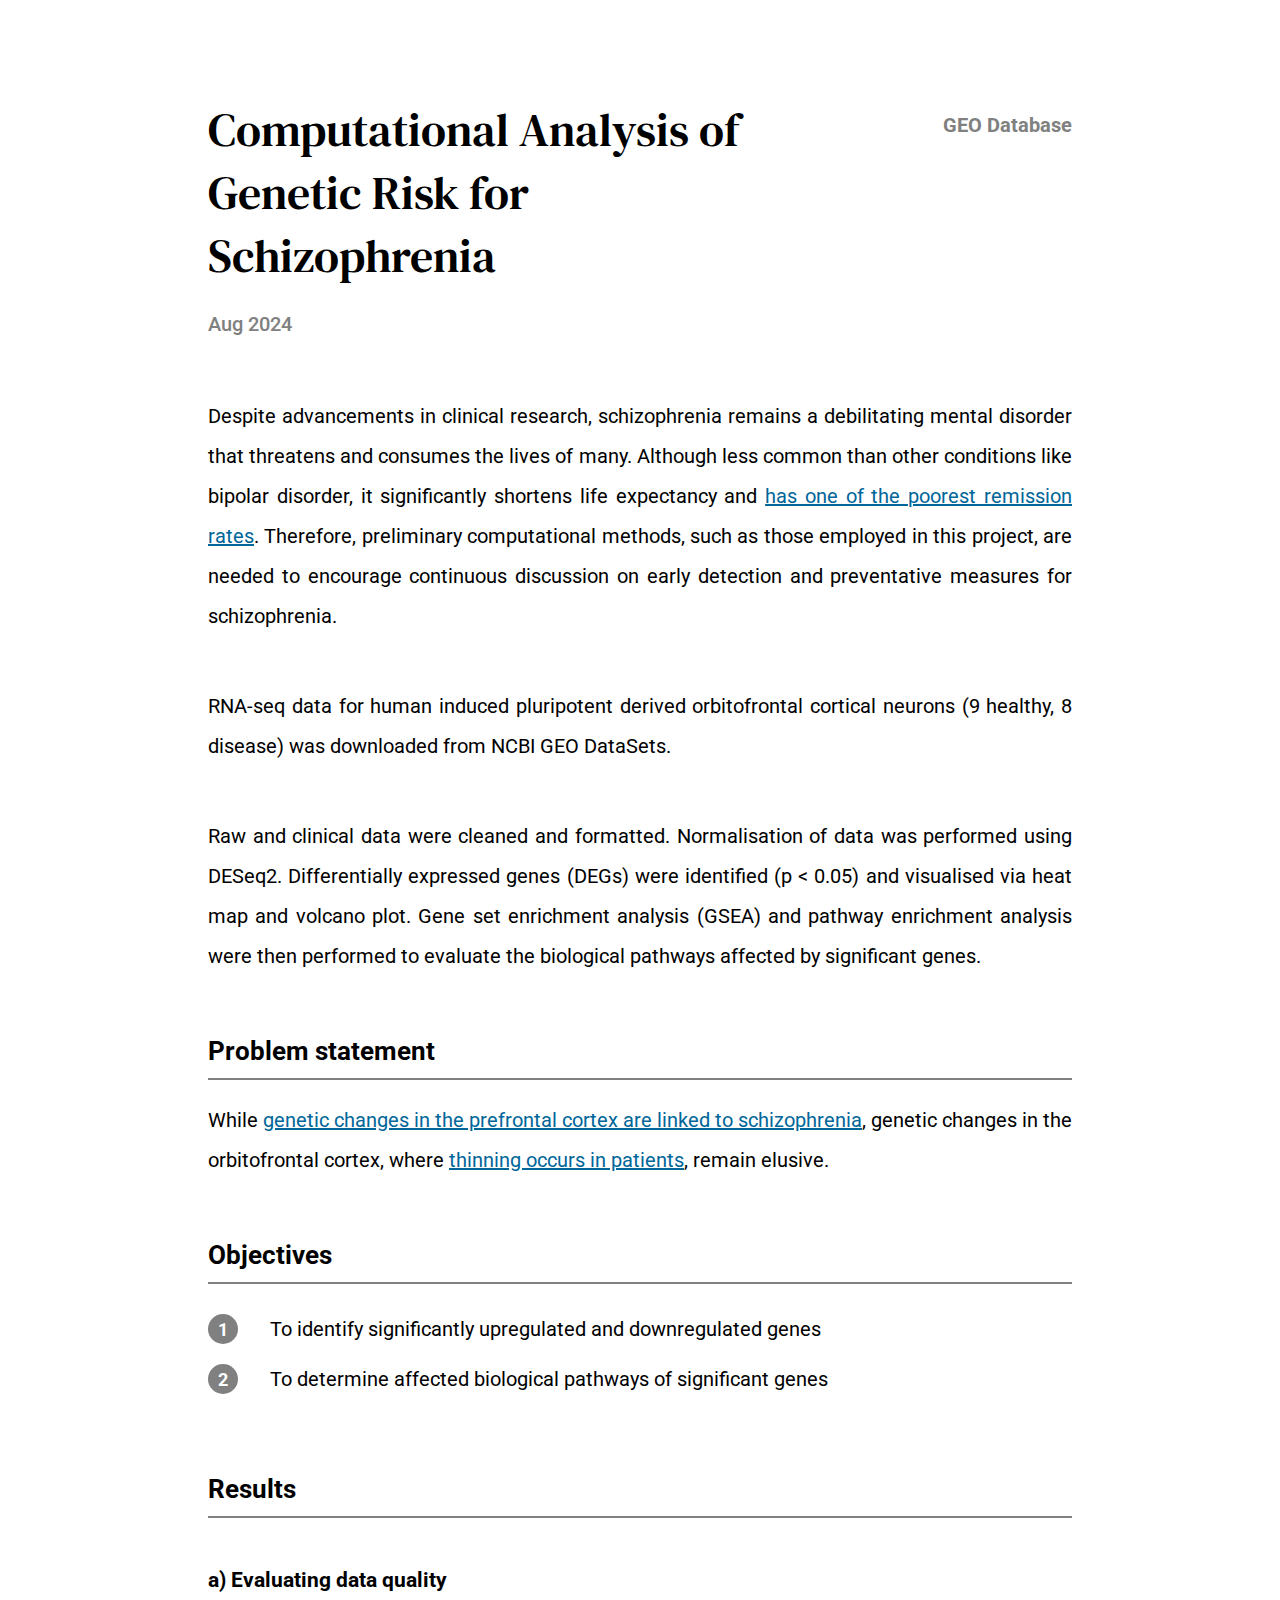
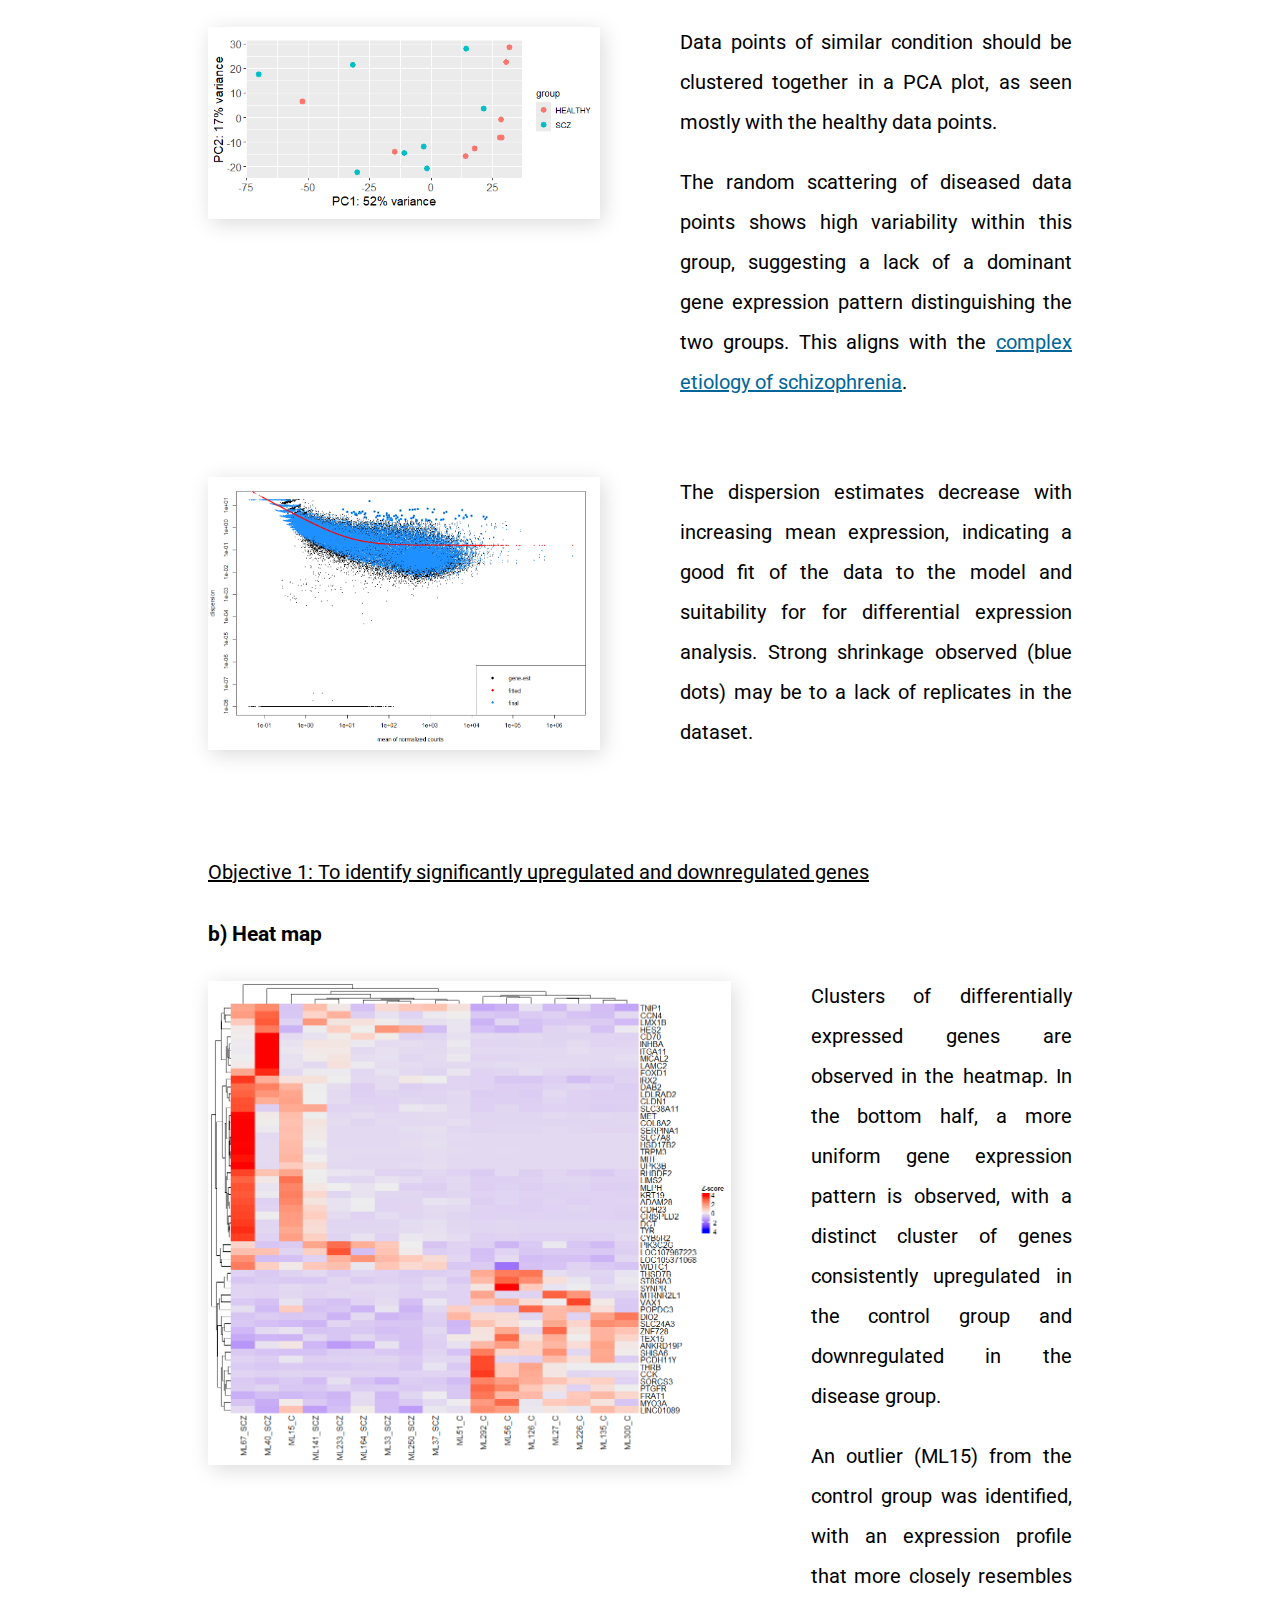
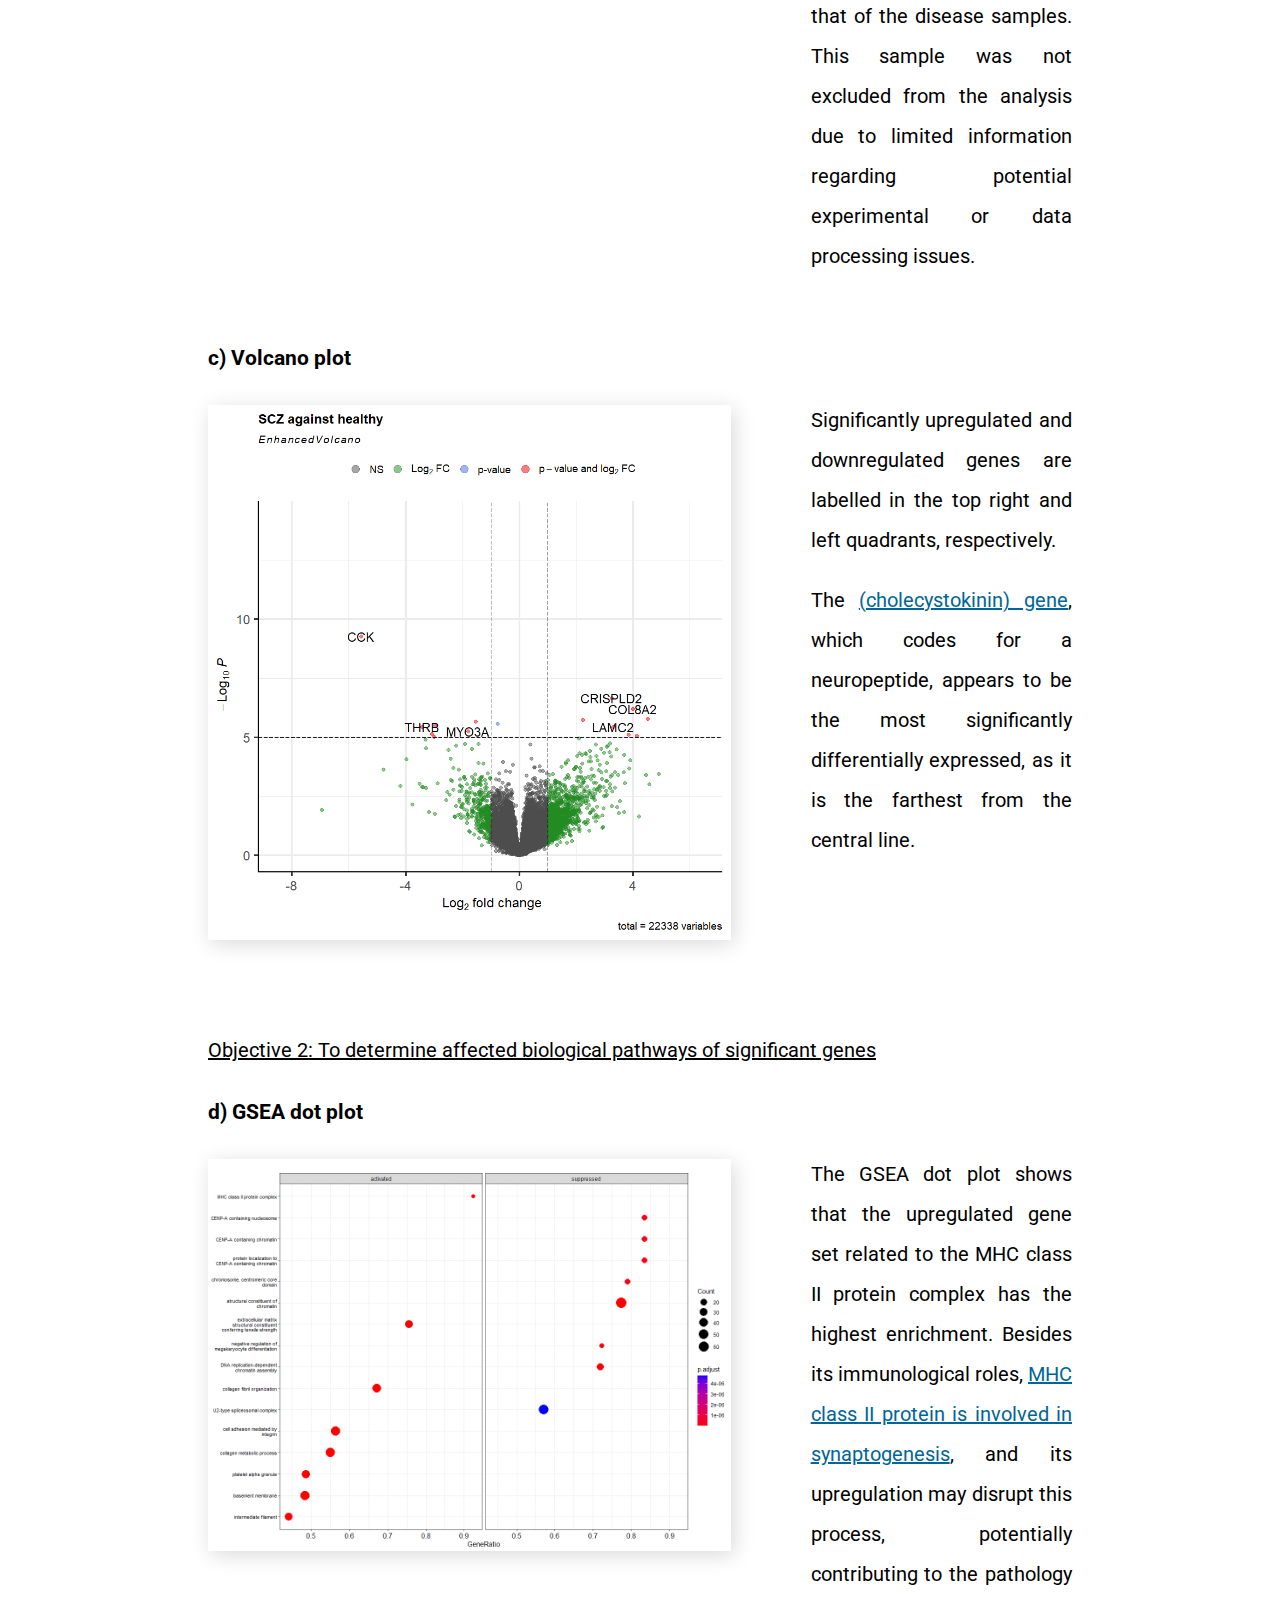
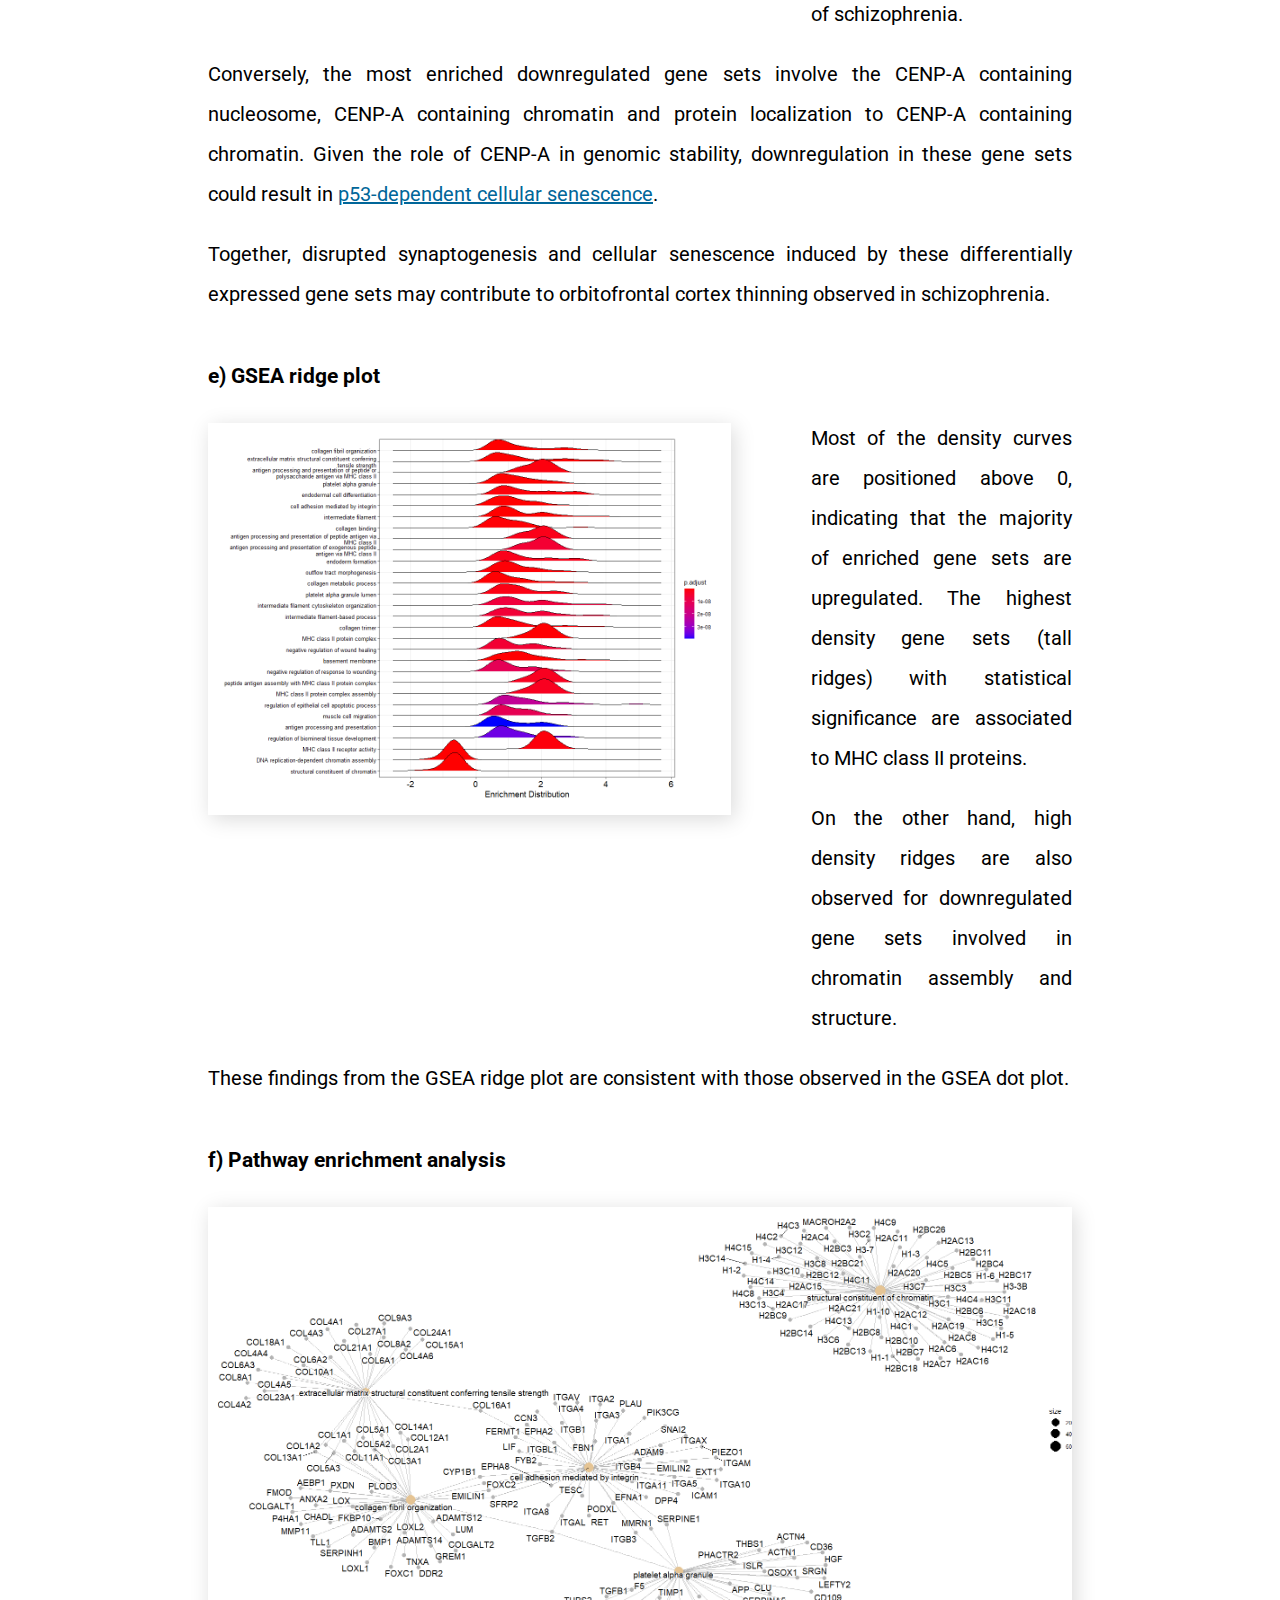
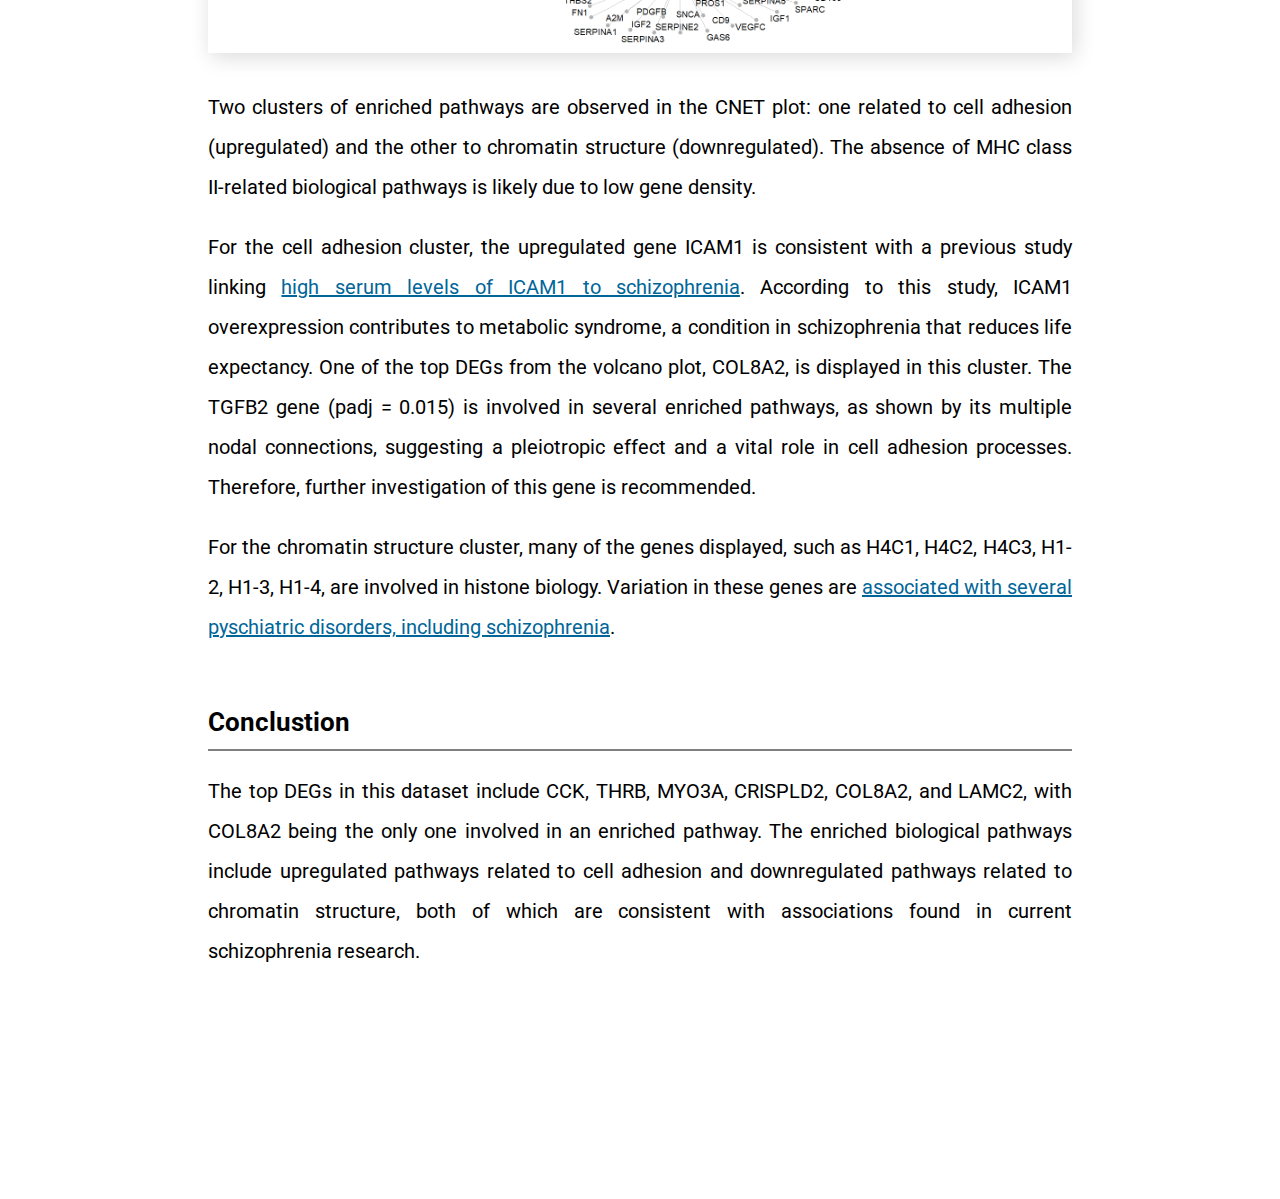
<file: project.html>
<!DOCTYPE html>
<html>
    <head>
        <title>Ching Yi</title>

        <link rel = "stylesheet" href = "https://fonts.googleapis.com/css2?family=DM+Serif+Text:ital@0;1&display=swap">

        <link rel = "stylesheet" href = "https://fonts.googleapis.com/css2?family=Roboto:ital,wght@0,100;0,300;0,400;0,500;0,700;0,900;1,100;1,300;1,400;1,500;1,700;1,900&display=swap">
        
        <link rel = "stylesheet" href = "styles/general.css">

        <link rel = "stylesheet" href = "styles/content.css">

        <style>         
            
        </style>
    </head>


    <body>
        
        <div class = "title-container">
            <div class = "title">Computational Analysis of Genetic Risk for Schizophrenia</div>
            <div class = "data-source-container">
                <div class = "data-source">
                    <a href = "https://www.ncbi.nlm.nih.gov/geo/query/acc.cgi?acc=GSE164376" target = "_blank">
                        GEO Database
                    </a>
                </div>
        
            </div>
        </div>

        <div class = "date">
            Aug 2024
        </div>

        <div>
            <p>
                Despite advancements in clinical research, schizophrenia remains a debilitating mental disorder that threatens and consumes the lives of many. Although less common than other conditions like bipolar disorder, it significantly shortens life expectancy and 
                <span class = "references">
                    <a href =  "https://doi.org/10.1192/apt.bp.108.006411" target = "_blank">
                        has one of the poorest remission rates</a></span>. 
                Therefore, preliminary computational methods, such as those employed in this project, are needed to encourage continuous discussion on early detection and preventative measures for schizophrenia.
            </p>
        </div>

        <div class = "method">
            <p>
                RNA-seq data for human induced pluripotent derived orbitofrontal cortical neurons (9 healthy, 8 disease) was downloaded from NCBI GEO DataSets.
            </p>
        </div>

        <div class = "method">
            <p>
                Raw and clinical data were cleaned and formatted. Normalisation of data was performed using DESeq2. Differentially expressed genes (DEGs) were identified (p < 0.05) and visualised via heat map and volcano plot. Gene set enrichment analysis (GSEA) and pathway enrichment analysis were then performed to evaluate the biological pathways affected by significant genes.
            </p>
        </div>

        <div class = "subheading">
            Problem statement
        </div>

        <div>
            <p>
                While 
                <span class = "references">
                    <a href = "https://doi.org/10.3325%2Fcmj.2023.64.110" target = "_blank">
                        genetic changes in the prefrontal cortex are linked to schizophrenia</a></span>,
                 genetic changes in the orbitofrontal cortex, where 
                <span class = "references">
                    <a href = "https://doi.org/10.1016/j.pscychresns.2020.111100" target = "_blank"> 
                        thinning occurs in patients</a></span>,
                 remain elusive.
            </p>
        </div>
        
        <div class = "subheading">
            Objectives
        </div>

        <div class = "objective-grid-container">
            <div class = "bullet-point-container">
                <div class = "objective-numbers">
                    1
                </div>
                <div class = "objective-numbers">
                    2
                </div>
            </div>
            <div class = "objective-points-container">
                <div class = "objective-points">
                    To identify significantly upregulated and downregulated genes 
                </div>
                <div class = "objective-points">
                    To determine affected biological pathways of significant genes
                </div>
            </div>
        </div>

        <div class = "subheading">
            Results
        </div>

        <div class = "subheading2">
            a&#41; Evaluating data quality
        </div>

        <div class = "content-container">
            <div class = "dataquality-content">
                <div>
                    <img class = "figures" src = "graphs/pca plot.png">
                </div>
                <div>
                    <p style = "margin-top: 0px;">
                        Data points of similar condition should be clustered together in a PCA plot, as seen mostly with the healthy data points. 
                    </p>
                    <p>
                        The random scattering of diseased data points shows high variability within this group, suggesting a lack of a dominant gene expression pattern distinguishing the two groups. This aligns with the 
                        <span class = "references"><a href = "https://www.ncbi.nlm.nih.gov/books/NBK539864/" target = "_blank">complex etiology of schizophrenia</a></span>.
                    </p>
                </div>
            </div>
            <div class = "dataquality-content">
                <img class = "figures" src = "graphs/dispersion estimates.png">
                <p style = "margin-top: 0px">
                    The dispersion estimates decrease with increasing mean expression, indicating a good fit of the data to the model and suitability for for differential expression analysis. Strong shrinkage observed (blue dots)  may be to a lack of replicates in the dataset.
                </p>
            </div>
        </div>

        <div style = "margin-top: 80px; text-decoration: underline;">
            <p>
                Objective 1&#58; To identify significantly upregulated and downregulated genes 
            </p>
        </div>

        <div class = "subheading2" style = "margin-top: 30px;">
            b&#41; Heat map
        </div>

        <div class = "content-container">
            <div class = "deg-content">
                <img class = "figures" src = "graphs/heatmap.png">
                <div>
                    <p style = "margin-top: 0px;">
                        Clusters of differentially expressed genes are observed in the heatmap. In the bottom half, a more uniform gene expression pattern is observed, with a distinct cluster of genes consistently upregulated in the control group and downregulated in the disease group.
                    </p>
                    <p>
                        An outlier (ML15) from the control group was identified, with an expression profile that more closely resembles that of the disease samples. This sample was not excluded from the analysis due to limited information regarding potential experimental or data processing issues.
                    </p>
                </div>
            </div>

        </div>

        <div class = "subheading2">
            c&#41; Volcano plot
        </div>

        <div class = "content-container">
            <div class = "deg-content">
                <img class = "figures" src = "graphs/volcano_plot_padj.png">
                <div>
                    <p style = "margin-top: 0px;">
                        Significantly upregulated and downregulated genes are labelled in the top right and left quadrants, respectively. 
                    </p>
                    <p>
                        The 
                        <span class = "references"><a href = "https://www.sciencedirect.com/topics/medicine-and-dentistry/cholecystokinin" target = "_blank">(cholecystokinin) gene</a></span>,
                         which codes for a neuropeptide,  appears to be the most significantly differentially expressed, as it is the farthest from the central line.
                    </p>
                </div>
            </div>
        </div>
        
        <div style = "margin-top: 80px; text-decoration: underline;">
            <p>
                Objective 2&#58; To determine affected biological pathways of significant genes
            </p>
        </div>

        <div class = "subheading2" style = "margin-top: 30px;">
            d&#41; GSEA dot plot
        </div>

        <div class = "content-container">
            <div class = "deg-content">
                <img class = "figures" src = "graphs/enrichment analysis dotplot.png">
                <div>
                    <p style = "margin-top: 0px; margin-bottom: 0px;">
                        The GSEA dot plot shows that the upregulated gene set related to the MHC class II protein complex has the highest enrichment. Besides its immunological roles, 
                        <span class = "references"><a href = "https://doi.org/10.4172%2F2155-9899.1000479" target = "_blank">MHC class II protein is involved in synaptogenesis</a></span>,
                          and its upregulation may disrupt this process, potentially contributing to the pathology of schizophrenia.
                    </p>
                </div>
            </div>
        </div>

        <div>
            <p>
                Conversely, the most enriched downregulated gene sets involve the CENP-A containing nucleosome, CENP-A containing chromatin and protein localization to CENP-A containing chromatin. Given the role of CENP-A in genomic stability, downregulation in these gene sets could result in 
                <span class = "references"><a href = "https://doi.org/10.1128%2FMCB.01318-09" target = "_blank">p53-dependent cellular senescence</a></span>.
            </p>
            <p>
                Together, disrupted synaptogenesis and cellular senescence induced by these differentially expressed gene sets may contribute to orbitofrontal cortex thinning observed in schizophrenia.
            </p>
        </div>

        <div class = "subheading2">
            e&#41; GSEA ridge plot
        </div>

        <div class = "content-container">
            <div class = "deg-content">
                <img class = "figures" src = "graphs/enrichment analysis ridge plot.png">
                <div>
                    <p style = "margin-top: 0px;">
                        Most of the density curves are positioned above 0, indicating that the majority of enriched gene sets are upregulated. The highest density gene sets (tall ridges) with statistical significance are associated to MHC class II proteins.
                    </p>
                    <p style = "margin-bottom: 0px;">
                        On the other hand, high density ridges are also observed for downregulated gene sets involved in chromatin assembly and structure.
                    </p>
                </div>
            </div>
        </div>

        <div>
            <p>
                These findings from the GSEA ridge plot are consistent with those observed in the GSEA dot plot.
            </p>
        </div>

        <div class = "subheading2">
            f&#41; Pathway enrichment analysis
        </div>

        <div>
            <img class = "figures" src = "graphs/pathway analysis cnet.png">
            <p>
                Two clusters of enriched pathways are observed in the CNET plot: one related to cell adhesion (upregulated) and the other to chromatin structure (downregulated). The absence of MHC class II-related biological pathways is likely due to low gene density.
            </p>
            <p>
                For the cell adhesion cluster, the upregulated gene ICAM1 is consistent with a previous study linking 
                <span class = "references"><a href = "https://doi.org/10.3390%2Fmetabo13030376" target = "_blank">high serum levels of ICAM1 to schizophrenia</a></span>. 
                According to this study, ICAM1 overexpression contributes to metabolic syndrome, a condition in schizophrenia that reduces life expectancy. One of the top DEGs from the volcano plot, COL8A2, is displayed in this cluster. The TGFB2 gene (padj = 0.015) is involved in several enriched pathways, as shown by its multiple nodal connections, suggesting a pleiotropic effect and a vital role in cell adhesion processes. Therefore, further investigation of this gene is recommended.
            </p>
            <p>
                For the chromatin structure cluster, many of the genes displayed, such as H4C1, H4C2, H4C3, H1-2, H1-3, H1-4, are involved in histone biology. Variation in these genes are 
                <span class = "references"><a href = "https://doi.org/10.1038/s41398-022-02037-2" target = "_blank">associated with several pyschiatric disorders, including schizophrenia</a></span>.
            </p>
        </div>

        <div class = "subheading">
            Conclustion
        </div>

        <div>
            <p>
                The top DEGs in this dataset include CCK, THRB, MYO3A, CRISPLD2, COL8A2, and LAMC2, with COL8A2 being the only one involved in an enriched pathway. The enriched biological pathways include upregulated pathways related to cell adhesion and downregulated pathways related to chromatin structure, both of which are consistent with associations found in current schizophrenia research.  
            </p>
        </div>
    </body>
</html>
</file>
<file: styles/general.css>
body {
    padding: 90px 200px 200px 200px;
}

@media (max-width: 1200px) {
    body {
        padding: 60px 50px 200px 50px;
    }
}

@media (max-width: 480px) {
    body {
        padding: 30px 20px 100px 20px;
    }
}

p {
    font-family: "Roboto";
    line-height: 2;
    font-size: 20px;
    text-align: justify;
}
</file>
<file: styles/content.css>
@keyframes move {
    0% {
        transform: translate(0, 0) scale(1) rotate(0deg);
    }
    25% {
        transform: translate(50px, 0) scale(1.05) rotate(15deg);
    }
    50% {
        transform: translate(50px, 50px) scale(1.2) rotate(10deg);
    }
    75% {
        transform: translate(0, 50px) scale(1) rotate(5deg);
    }
    100% {
        transform: translate(0, 0) scale(1) rotate(0deg);
    }
}

.section-hero {
    position: relative;
    z-index: 1;
}

.wiggly-line {
    position: fixed;
    width: 12vw;
    height: auto;
    z-index: -1;
    pointer-events: none;
    animation: move 10s ease-in-out infinite alternate;
}

#line1 {
    top: 5vw;
    margin-left: -15vw;
    width: 16vw;
    animation-delay: 0s;
}

#line2 {
    margin-top: -18vw;
    left: 55%;
    width: 17vw;
    animation-delay: 2s;
}

#line3 {
    top: 6vw;
    right: 0;
    margin-right: -16vw;
    animation-delay: 4s;
}

.title-container {
    display: grid; 
    grid-template-columns: 3fr 190px;
}

@media (max-width: 800px) {
    .title-container {
        grid-template-columns: 1fr;
        gap: 30px;
    }
}

.title {
    font-family: "DM Serif Text";
    font-size: 46px;
    padding-right: 60px;
}

.data-source-container {
    display: grid;
}

.data-source a {
    margin-top: 15px;
    font-family: "Roboto";
    font-size: 20px;
    font-weight: 700;
    align-self: top;
    display:flex;
    justify-content: right;
    color: grey;
    cursor: pointer;
    opacity: 1;
    text-decoration: none;
}

.data-source a:hover {
    color: black;
    transition: color 0.15s;
}

.data-source a:active {
    opacity: 0.5;
    transition: opacity 0.15s;
}

.date {
    display: block; 
    margin-top: 25px; 
    margin-bottom: 60px;
    font-family: "Roboto";
    font-size: 20px;
    font-weight: 500;
    color: grey;
    display: block;
}

.references a {
    text-decoration: underline;
    color: rgb(0, 102, 153);
}

.references a:hover {
    cursor: pointer;
    transition: 0.15s;
}

.references a:active {
    transition: 0.15s;
}

.method {
    display: block; 
    margin-top: 50px
}

.subheading {
    display: block; 
    margin-top: 60px;
    font-size: 26px;
    font-weight: 700;
    font-family: "Roboto";
    padding-bottom: 12px;
    border-bottom: 2px solid grey;
}

.objective-grid-container {
    display: grid; 
    grid-template-columns: 50px 1fr; 
    gap: 12px; 
    margin-top: 30px;
}

.bullet-point-container {
    display: grid; 
    grid-template-rows: 
    repeat(2, auto); 
    align-items: start;
}

.objective-numbers {
    width: 30px;
    height: 30px;
    font-size: 18px;
    font-family: "Roboto";
    background-color: grey;
    color: white;
    font-weight: 700;
    align-items: center;
    justify-content: center;
    border-radius: 50%;
    display: flex;
    margin-bottom: 20px;
}

.objective-points {
    font-family: "Roboto";
    font-size: 20px;
    line-height: 1.5;
    margin-bottom: 20px;
    text-align: justify;
}

.subheading2 {
    font-family: "Roboto";
    font-size: 21px;
    margin-top: 50px;
    font-weight: 700;
    margin-bottom: 30px;
}

.content-container {
    display: grid;
    grid-template-rows: 1fr;
    gap: 50px;
    align-items: start;
}

.dataquality-content {
    display: grid;
    grid-template-columns: 1fr 1fr;
    gap: 80px;
    align-items: start;
}

@media (max-width: 800px) {
    .dataquality-content {
        grid-template-columns: 1fr;
        gap: 30px
    }
}

.figures {
    width: 100%;
    box-shadow: 3px 4px 20px rgba(0,0,0, 0.15);
    margin-bottom: 10px;
    margin-top: 5px;
}

.deg-content {
    display: grid;
    grid-template-columns: 2fr 1fr;
    gap: 80px
}

@media (max-width: 800px) {
    .deg-content {
        grid-template-columns: 1fr;
        gap: 30px;
    }
}
</file>
